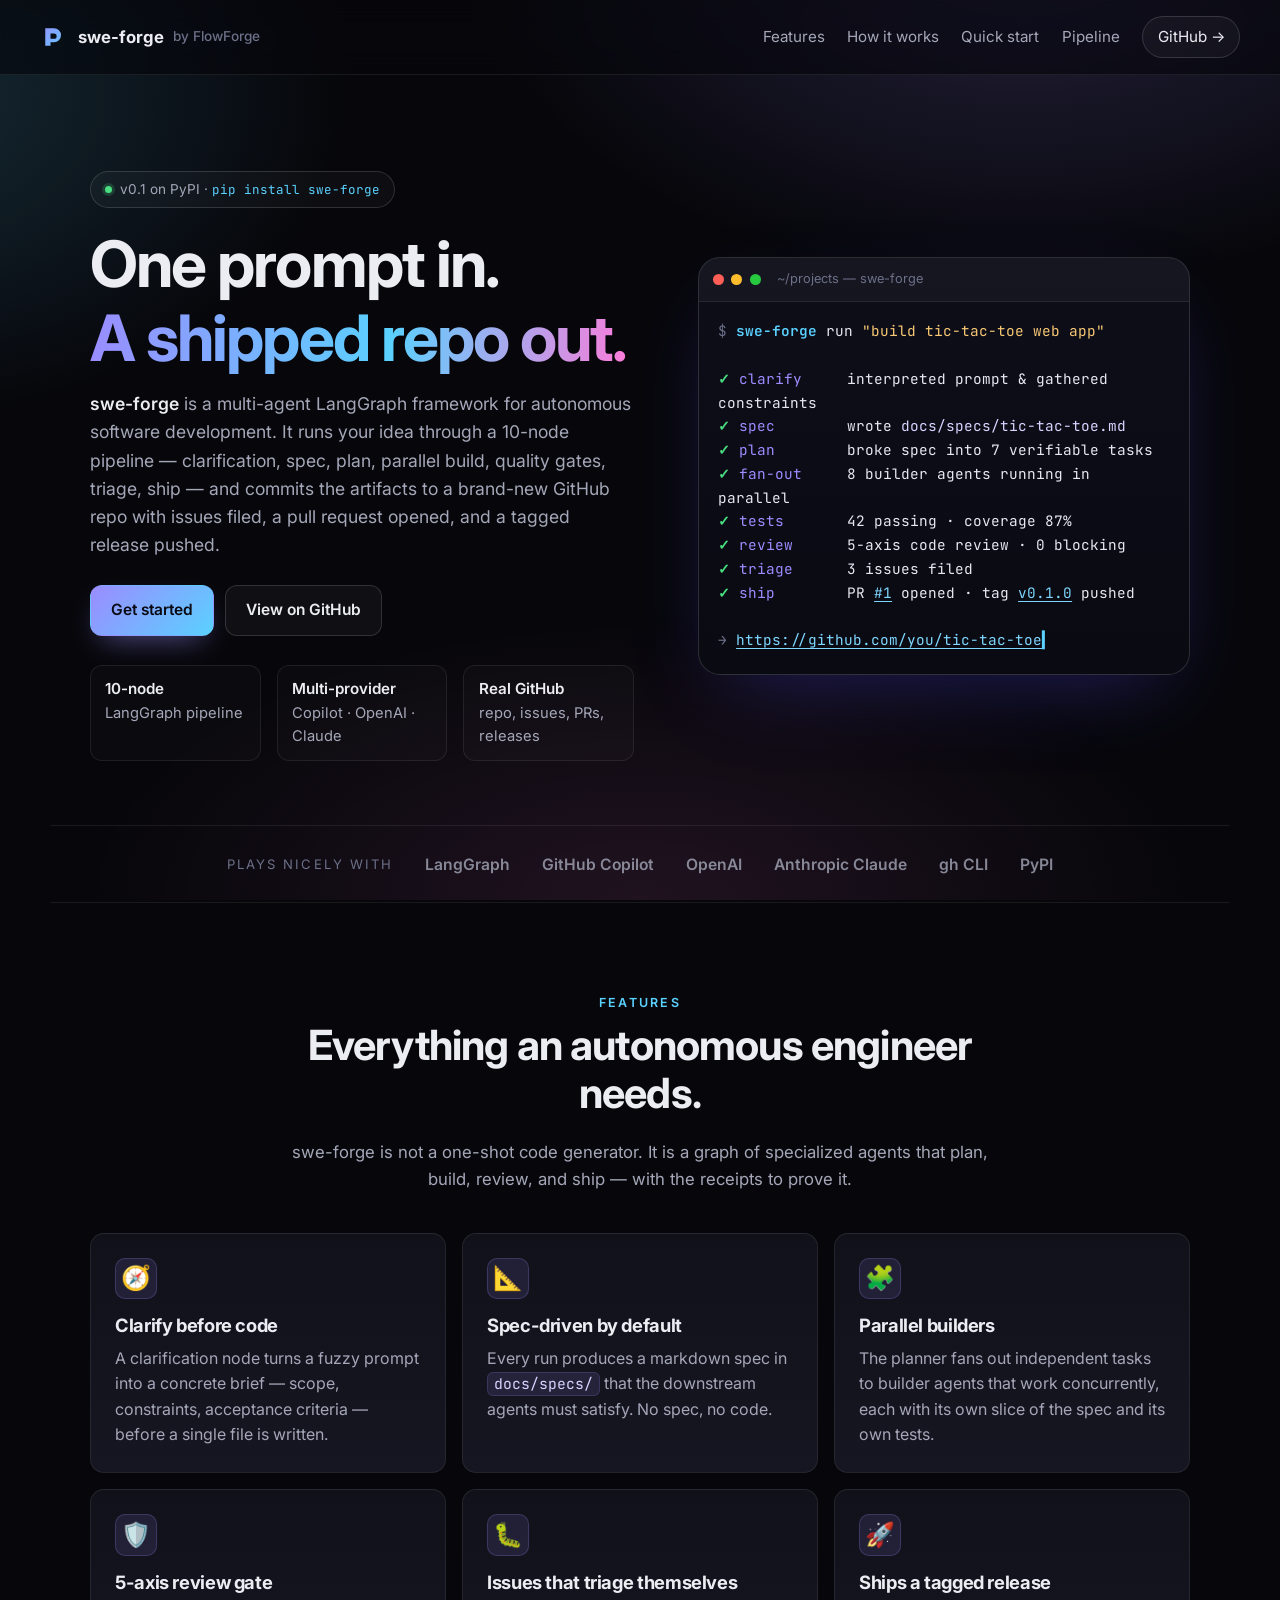
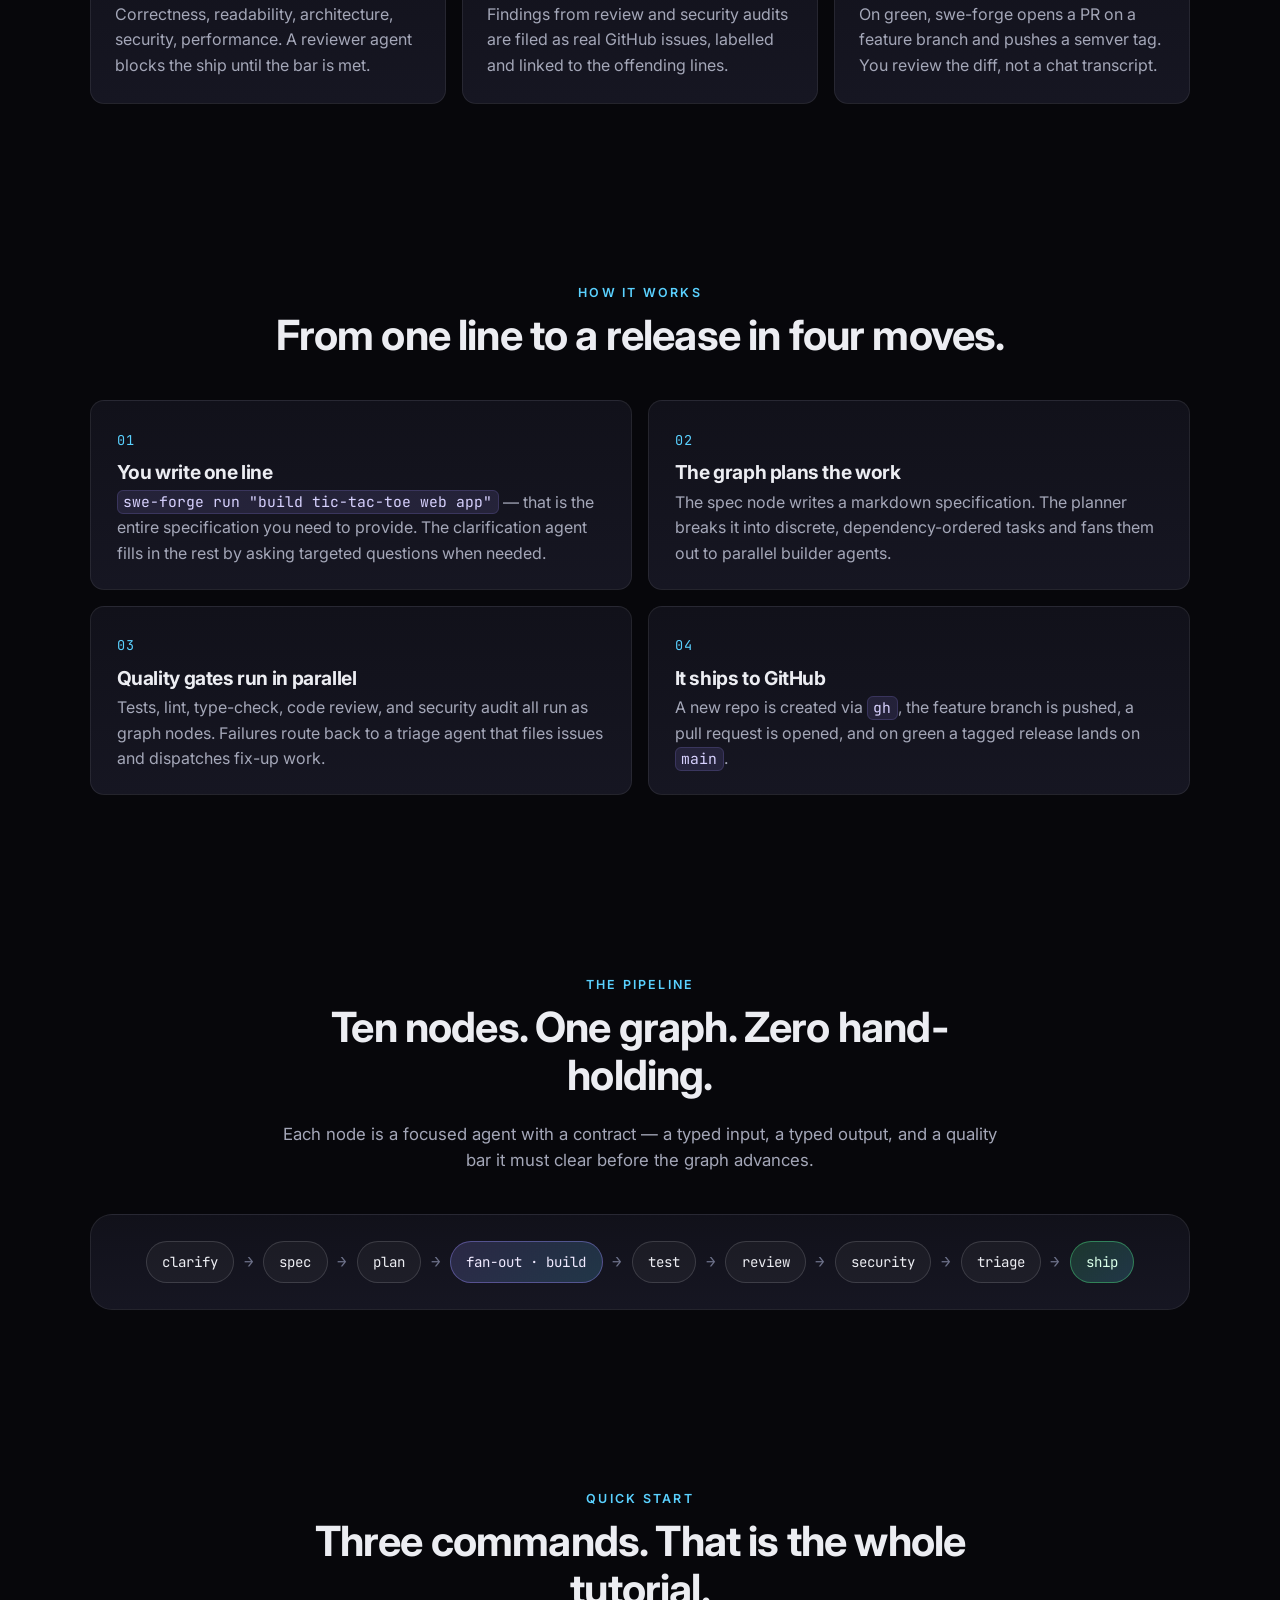
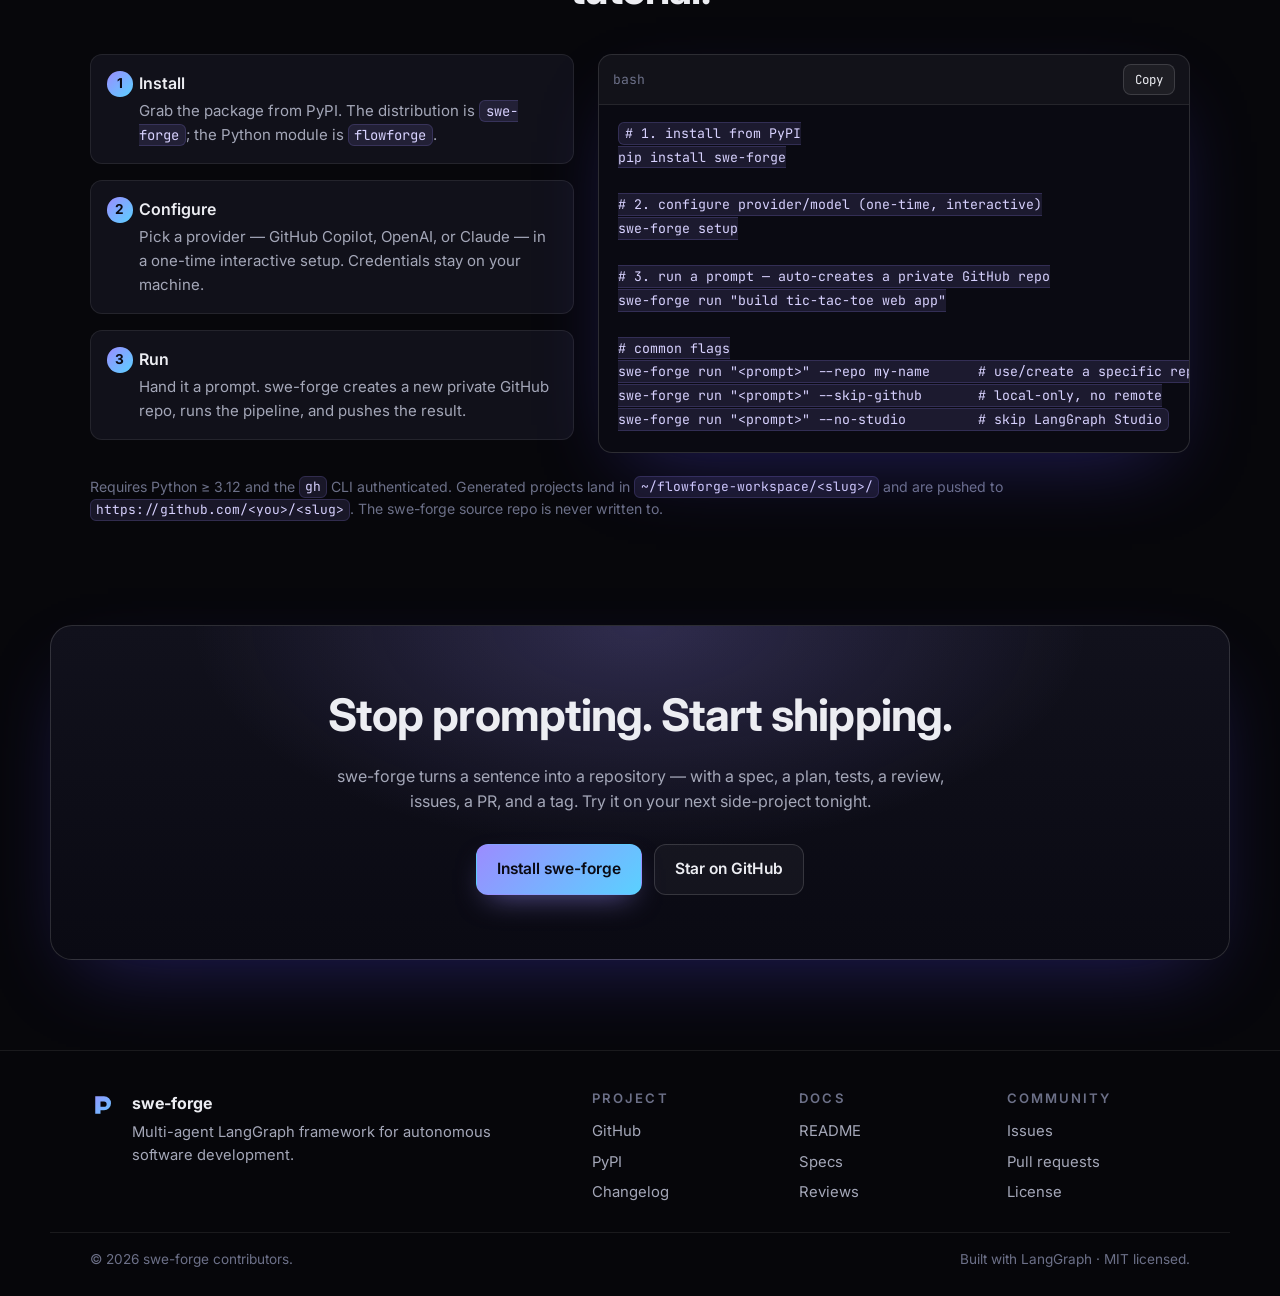
<file: docs/site/index.html>
<!doctype html>
<html lang="en">
  <head>
    <meta charset="utf-8" />
    <meta name="viewport" content="width=device-width, initial-scale=1" />
    <title>swe-forge — Autonomous multi-agent software development</title>
    <meta
      name="description"
      content="swe-forge takes a one-line prompt and runs it through a 10-node LangGraph pipeline — clarify, spec, plan, build, review, ship — to a real GitHub repo with PRs, issues, and tagged releases."
    />
    <meta property="og:title" content="swe-forge — Autonomous multi-agent software development" />
    <meta
      property="og:description"
      content="One prompt in. A shipped repo out. swe-forge runs a 10-node LangGraph pipeline that clarifies, specs, plans, builds, reviews, and releases your project on GitHub."
    />
    <meta property="og:type" content="website" />
    <link rel="preconnect" href="https://fonts.googleapis.com" />
    <link rel="preconnect" href="https://fonts.gstatic.com" crossorigin />
    <link
      href="https://fonts.googleapis.com/css2?family=Inter:wght@400;500;600;700;800&family=JetBrains+Mono:wght@400;500;600&display=swap"
      rel="stylesheet"
    />
    <link rel="stylesheet" href="styles.css" />
  </head>
  <body>
    <div class="bg-glow" aria-hidden="true"></div>

    <header class="nav">
      <a class="nav__brand" href="#top" aria-label="swe-forge home">
        <span class="nav__logo" aria-hidden="true">
          <svg viewBox="0 0 32 32" fill="none" xmlns="http://www.w3.org/2000/svg">
            <defs>
              <linearGradient id="lg" x1="0" y1="0" x2="32" y2="32" gradientUnits="userSpaceOnUse">
                <stop stop-color="#9b8cff" />
                <stop offset="1" stop-color="#5ad1ff" />
              </linearGradient>
            </defs>
            <path
              d="M6 6h10a8 8 0 0 1 0 16h-4v4H6V6Zm6 6v6h4a2.999 2.999 0 1 0 0-6h-4Z"
              fill="url(#lg)"
            />
          </svg>
        </span>
        <span class="nav__name">swe-forge</span>
        <span class="nav__tag">by FlowForge</span>
      </a>
      <nav class="nav__links" aria-label="Primary">
        <a href="#features">Features</a>
        <a href="#how">How it works</a>
        <a href="#quickstart">Quick start</a>
        <a href="#pipeline">Pipeline</a>
        <a
          class="nav__cta"
          href="https://github.com/shashankswe2020-ux/flowforge"
          target="_blank"
          rel="noreferrer noopener"
          >GitHub →</a
        >
      </nav>
    </header>

    <main id="top">
      <section class="hero">
        <div class="hero__inner">
          <a
            class="badge"
            href="https://pypi.org/project/swe-forge/"
            target="_blank"
            rel="noreferrer noopener"
          >
            <span class="badge__dot"></span>
            <span>v0.1 on PyPI · <code>pip install swe-forge</code></span>
          </a>
          <h1 class="hero__title">
            One prompt in.
            <span class="hero__title--grad">A shipped repo out.</span>
          </h1>
          <p class="hero__sub">
            <strong>swe-forge</strong> is a multi-agent LangGraph framework for autonomous software
            development. It runs your idea through a 10-node pipeline — clarification, spec, plan,
            parallel build, quality gates, triage, ship — and commits the artifacts to a brand-new
            GitHub repo with issues filed, a pull request opened, and a tagged release pushed.
          </p>
          <div class="hero__cta">
            <a class="btn btn--primary" href="#quickstart">Get started</a>
            <a
              class="btn btn--ghost"
              href="https://github.com/shashankswe2020-ux/flowforge"
              target="_blank"
              rel="noreferrer noopener"
              >View on GitHub</a
            >
          </div>
          <ul class="hero__meta">
            <li><span>10-node</span>LangGraph pipeline</li>
            <li><span>Multi-provider</span>Copilot · OpenAI · Claude</li>
            <li><span>Real GitHub</span>repo, issues, PRs, releases</li>
          </ul>
        </div>

        <div class="hero__terminal" aria-hidden="true">
          <div class="term">
            <div class="term__bar">
              <span class="term__dot term__dot--r"></span>
              <span class="term__dot term__dot--y"></span>
              <span class="term__dot term__dot--g"></span>
              <span class="term__title">~/projects — swe-forge</span>
            </div>
            <pre class="term__body"><span class="t-dim">$</span> <span class="t-cmd">swe-forge</span> run <span class="t-str">"build tic-tac-toe web app"</span>

<span class="t-ok">✓</span> <span class="t-key">clarify</span>     interpreted prompt &amp; gathered constraints
<span class="t-ok">✓</span> <span class="t-key">spec</span>        wrote <span class="t-path">docs/specs/tic-tac-toe.md</span>
<span class="t-ok">✓</span> <span class="t-key">plan</span>        broke spec into 7 verifiable tasks
<span class="t-ok">✓</span> <span class="t-key">fan-out</span>     8 builder agents running in parallel
<span class="t-ok">✓</span> <span class="t-key">tests</span>       42 passing · coverage 87%
<span class="t-ok">✓</span> <span class="t-key">review</span>      5-axis code review · 0 blocking
<span class="t-ok">✓</span> <span class="t-key">triage</span>      3 issues filed
<span class="t-ok">✓</span> <span class="t-key">ship</span>        PR <span class="t-link">#1</span> opened · tag <span class="t-link">v0.1.0</span> pushed

<span class="t-dim">→</span> <span class="t-link">https://github.com/you/tic-tac-toe</span><span class="t-caret">▍</span></pre>
          </div>
        </div>
      </section>

      <section class="logos" aria-label="Powered by">
        <span class="logos__label">Plays nicely with</span>
        <ul>
          <li>LangGraph</li>
          <li>GitHub Copilot</li>
          <li>OpenAI</li>
          <li>Anthropic Claude</li>
          <li>gh CLI</li>
          <li>PyPI</li>
        </ul>
      </section>

      <section id="features" class="section">
        <header class="section__head">
          <p class="eyebrow">Features</p>
          <h2>Everything an autonomous engineer needs.</h2>
          <p class="section__lede">
            swe-forge is not a one-shot code generator. It is a graph of specialized agents that
            plan, build, review, and ship — with the receipts to prove it.
          </p>
        </header>

        <div class="grid grid--3">
          <article class="card">
            <div class="card__icon">🧭</div>
            <h3>Clarify before code</h3>
            <p>
              A clarification node turns a fuzzy prompt into a concrete brief — scope, constraints,
              acceptance criteria — before a single file is written.
            </p>
          </article>
          <article class="card">
            <div class="card__icon">📐</div>
            <h3>Spec-driven by default</h3>
            <p>
              Every run produces a markdown spec in <code>docs/specs/</code> that the downstream
              agents must satisfy. No spec, no code.
            </p>
          </article>
          <article class="card">
            <div class="card__icon">🧩</div>
            <h3>Parallel builders</h3>
            <p>
              The planner fans out independent tasks to builder agents that work concurrently, each
              with its own slice of the spec and its own tests.
            </p>
          </article>
          <article class="card">
            <div class="card__icon">🛡️</div>
            <h3>5-axis review gate</h3>
            <p>
              Correctness, readability, architecture, security, performance. A reviewer agent
              blocks the ship until the bar is met.
            </p>
          </article>
          <article class="card">
            <div class="card__icon">🐛</div>
            <h3>Issues that triage themselves</h3>
            <p>
              Findings from review and security audits are filed as real GitHub issues, labelled
              and linked to the offending lines.
            </p>
          </article>
          <article class="card">
            <div class="card__icon">🚀</div>
            <h3>Ships a tagged release</h3>
            <p>
              On green, swe-forge opens a PR on a feature branch and pushes a semver tag. You
              review the diff, not a chat transcript.
            </p>
          </article>
        </div>
      </section>

      <section id="how" class="section">
        <header class="section__head">
          <p class="eyebrow">How it works</p>
          <h2>From one line to a release in four moves.</h2>
        </header>

        <ol class="steps">
          <li class="step">
            <div class="step__num">01</div>
            <h3>You write one line</h3>
            <p>
              <code>swe-forge run "build tic-tac-toe web app"</code> — that is the entire
              specification you need to provide. The clarification agent fills in the rest by
              asking targeted questions when needed.
            </p>
          </li>
          <li class="step">
            <div class="step__num">02</div>
            <h3>The graph plans the work</h3>
            <p>
              The spec node writes a markdown specification. The planner breaks it into discrete,
              dependency-ordered tasks and fans them out to parallel builder agents.
            </p>
          </li>
          <li class="step">
            <div class="step__num">03</div>
            <h3>Quality gates run in parallel</h3>
            <p>
              Tests, lint, type-check, code review, and security audit all run as graph nodes.
              Failures route back to a triage agent that files issues and dispatches fix-up work.
            </p>
          </li>
          <li class="step">
            <div class="step__num">04</div>
            <h3>It ships to GitHub</h3>
            <p>
              A new repo is created via <code>gh</code>, the feature branch is pushed, a pull
              request is opened, and on green a tagged release lands on <code>main</code>.
            </p>
          </li>
        </ol>
      </section>

      <section id="pipeline" class="section">
        <header class="section__head">
          <p class="eyebrow">The pipeline</p>
          <h2>Ten nodes. One graph. Zero hand-holding.</h2>
          <p class="section__lede">
            Each node is a focused agent with a contract — a typed input, a typed output, and a
            quality bar it must clear before the graph advances.
          </p>
        </header>

        <div class="pipeline">
          <div class="node">clarify</div>
          <div class="arrow">→</div>
          <div class="node">spec</div>
          <div class="arrow">→</div>
          <div class="node">plan</div>
          <div class="arrow">→</div>
          <div class="node node--fan">fan-out · build</div>
          <div class="arrow">→</div>
          <div class="node">test</div>
          <div class="arrow">→</div>
          <div class="node">review</div>
          <div class="arrow">→</div>
          <div class="node">security</div>
          <div class="arrow">→</div>
          <div class="node">triage</div>
          <div class="arrow">→</div>
          <div class="node node--ship">ship</div>
        </div>
      </section>

      <section id="quickstart" class="section">
        <header class="section__head">
          <p class="eyebrow">Quick start</p>
          <h2>Three commands. That is the whole tutorial.</h2>
        </header>

        <div class="quickstart">
          <div class="quickstart__copy">
            <ol class="qs-list">
              <li>
                <strong>Install</strong>
                <p>
                  Grab the package from PyPI. The distribution is <code>swe-forge</code>; the
                  Python module is <code>flowforge</code>.
                </p>
              </li>
              <li>
                <strong>Configure</strong>
                <p>
                  Pick a provider — GitHub Copilot, OpenAI, or Claude — in a one-time interactive
                  setup. Credentials stay on your machine.
                </p>
              </li>
              <li>
                <strong>Run</strong>
                <p>
                  Hand it a prompt. swe-forge creates a new private GitHub repo, runs the pipeline,
                  and pushes the result.
                </p>
              </li>
            </ol>
          </div>

          <div class="code">
            <div class="code__bar">
              <span>bash</span>
              <button class="code__copy" type="button" data-copy>Copy</button>
            </div>
            <pre><code id="snippet"># 1. install from PyPI
pip install swe-forge

# 2. configure provider/model (one-time, interactive)
swe-forge setup

# 3. run a prompt — auto-creates a private GitHub repo
swe-forge run "build tic-tac-toe web app"

# common flags
swe-forge run "&lt;prompt&gt;" --repo my-name      # use/create a specific repo
swe-forge run "&lt;prompt&gt;" --skip-github       # local-only, no remote
swe-forge run "&lt;prompt&gt;" --no-studio         # skip LangGraph Studio</code></pre>
          </div>
        </div>

        <p class="fineprint">
          Requires Python ≥ 3.12 and the <code>gh</code> CLI authenticated. Generated projects land
          in <code>~/flowforge-workspace/&lt;slug&gt;/</code> and are pushed to
          <code>https://github.com/&lt;you&gt;/&lt;slug&gt;</code>. The swe-forge source repo is
          never written to.
        </p>
      </section>

      <section class="cta">
        <div class="cta__inner">
          <h2>Stop prompting. Start shipping.</h2>
          <p>
            swe-forge turns a sentence into a repository — with a spec, a plan, tests, a review,
            issues, a PR, and a tag. Try it on your next side-project tonight.
          </p>
          <div class="cta__actions">
            <a class="btn btn--primary" href="#quickstart">Install swe-forge</a>
            <a
              class="btn btn--ghost"
              href="https://github.com/shashankswe2020-ux/flowforge"
              target="_blank"
              rel="noreferrer noopener"
              >Star on GitHub</a
            >
          </div>
        </div>
      </section>
    </main>

    <footer class="footer">
      <div class="footer__inner">
        <div class="footer__brand">
          <span class="nav__logo" aria-hidden="true">
            <svg viewBox="0 0 32 32" fill="none" xmlns="http://www.w3.org/2000/svg">
              <defs>
                <linearGradient
                  id="lg-footer"
                  x1="0"
                  y1="0"
                  x2="32"
                  y2="32"
                  gradientUnits="userSpaceOnUse"
                >
                  <stop stop-color="#9b8cff" />
                  <stop offset="1" stop-color="#5ad1ff" />
                </linearGradient>
              </defs>
              <path
                d="M6 6h10a8 8 0 0 1 0 16h-4v4H6V6Zm6 6v6h4a2.999 2.999 0 1 0 0-6h-4Z"
                fill="url(#lg-footer)"
              />
            </svg>
          </span>
          <div>
            <strong>swe-forge</strong>
            <p>Multi-agent LangGraph framework for autonomous software development.</p>
          </div>
        </div>
        <div class="footer__cols">
          <div>
            <h4>Project</h4>
            <a href="https://github.com/shashankswe2020-ux/flowforge" target="_blank" rel="noreferrer noopener">GitHub</a>
            <a href="https://pypi.org/project/swe-forge/" target="_blank" rel="noreferrer noopener">PyPI</a>
            <a href="https://github.com/shashankswe2020-ux/flowforge/blob/main/CHANGELOG.md" target="_blank" rel="noreferrer noopener">Changelog</a>
          </div>
          <div>
            <h4>Docs</h4>
            <a href="https://github.com/shashankswe2020-ux/flowforge#readme" target="_blank" rel="noreferrer noopener">README</a>
            <a href="https://github.com/shashankswe2020-ux/flowforge/tree/main/docs/specs" target="_blank" rel="noreferrer noopener">Specs</a>
            <a href="https://github.com/shashankswe2020-ux/flowforge/tree/main/docs/reviews" target="_blank" rel="noreferrer noopener">Reviews</a>
          </div>
          <div>
            <h4>Community</h4>
            <a href="https://github.com/shashankswe2020-ux/flowforge/issues" target="_blank" rel="noreferrer noopener">Issues</a>
            <a href="https://github.com/shashankswe2020-ux/flowforge/pulls" target="_blank" rel="noreferrer noopener">Pull requests</a>
            <a href="https://github.com/shashankswe2020-ux/flowforge/blob/main/LICENSE" target="_blank" rel="noreferrer noopener">License</a>
          </div>
        </div>
      </div>
      <div class="footer__base">
        <span>© <span id="year"></span> swe-forge contributors.</span>
        <span>Built with LangGraph · MIT licensed.</span>
      </div>
    </footer>

    <script src="script.js" defer></script>
  </body>
</html>
</file>
<file: docs/site/styles.css>
:root {
  --bg: #07070b;
  --bg-elev: #0d0d14;
  --surface: #11111a;
  --surface-2: #161622;
  --border: rgba(255, 255, 255, 0.08);
  --border-strong: rgba(255, 255, 255, 0.14);
  --text: #ecedf2;
  --text-dim: #a4a7b8;
  --text-mute: #6c7088;
  --accent: #9b8cff;
  --accent-2: #5ad1ff;
  --accent-3: #ff7ad9;
  --ok: #4ade80;
  --warn: #fbbf24;
  --err: #f87171;
  --radius: 14px;
  --radius-lg: 22px;
  --maxw: 1180px;
  --shadow: 0 30px 80px -30px rgba(91, 78, 255, 0.35);
}

* {
  box-sizing: border-box;
}

html,
body {
  margin: 0;
  padding: 0;
}

html {
  scroll-behavior: smooth;
}

body {
  background: var(--bg);
  color: var(--text);
  font-family: 'Inter', system-ui, -apple-system, Segoe UI, Roboto, sans-serif;
  font-size: 16px;
  line-height: 1.6;
  -webkit-font-smoothing: antialiased;
  text-rendering: optimizeLegibility;
  overflow-x: hidden;
}

a {
  color: inherit;
  text-decoration: none;
}

code,
pre {
  font-family: 'JetBrains Mono', ui-monospace, SFMono-Regular, Menlo, monospace;
  font-size: 0.92em;
}

code {
  background: rgba(155, 140, 255, 0.12);
  color: #d8d2ff;
  padding: 0.1em 0.4em;
  border-radius: 6px;
  border: 1px solid rgba(155, 140, 255, 0.18);
}

h1,
h2,
h3,
h4 {
  font-weight: 700;
  letter-spacing: -0.02em;
  line-height: 1.15;
  margin: 0 0 0.5em;
}

h2 {
  font-size: clamp(1.8rem, 3.4vw, 2.6rem);
}

h3 {
  font-size: 1.15rem;
}

p {
  color: var(--text-dim);
  margin: 0 0 1em;
}

/* ---------- Backdrop glow ---------- */
.bg-glow {
  position: fixed;
  inset: 0;
  z-index: -1;
  pointer-events: none;
  background:
    radial-gradient(60rem 40rem at 80% -10%, rgba(155, 140, 255, 0.22), transparent 60%),
    radial-gradient(50rem 35rem at -10% 10%, rgba(90, 209, 255, 0.18), transparent 60%),
    radial-gradient(60rem 30rem at 50% 100%, rgba(255, 122, 217, 0.10), transparent 60%);
}

/* ---------- Nav ---------- */
.nav {
  position: sticky;
  top: 0;
  z-index: 50;
  display: flex;
  align-items: center;
  justify-content: space-between;
  gap: 1.5rem;
  padding: 1rem clamp(1rem, 4vw, 2.5rem);
  background: rgba(7, 7, 11, 0.65);
  backdrop-filter: saturate(140%) blur(14px);
  -webkit-backdrop-filter: saturate(140%) blur(14px);
  border-bottom: 1px solid var(--border);
}

.nav__brand {
  display: inline-flex;
  align-items: center;
  gap: 0.6rem;
  font-weight: 700;
}

.nav__logo {
  display: inline-flex;
  width: 28px;
  height: 28px;
}

.nav__name {
  font-size: 1.05rem;
}

.nav__tag {
  color: var(--text-mute);
  font-weight: 500;
  font-size: 0.85rem;
}

.nav__links {
  display: flex;
  align-items: center;
  gap: 1.4rem;
  font-size: 0.95rem;
  color: var(--text-dim);
}

.nav__links a:hover {
  color: var(--text);
}

.nav__cta {
  padding: 0.5rem 0.9rem;
  border-radius: 999px;
  border: 1px solid var(--border-strong);
  background: rgba(255, 255, 255, 0.04);
  color: var(--text) !important;
  transition: background 0.15s ease, transform 0.15s ease;
}

.nav__cta:hover {
  background: rgba(255, 255, 255, 0.09);
  transform: translateY(-1px);
}

@media (max-width: 760px) {
  .nav__tag,
  .nav__links a:not(.nav__cta) {
    display: none;
  }
}

/* ---------- Hero ---------- */
.hero {
  max-width: var(--maxw);
  margin: 0 auto;
  padding: clamp(3rem, 8vw, 6rem) clamp(1rem, 4vw, 2.5rem) 3rem;
  display: grid;
  grid-template-columns: 1.05fr 0.95fr;
  gap: clamp(2rem, 5vw, 4rem);
  align-items: center;
}

@media (max-width: 960px) {
  .hero {
    grid-template-columns: 1fr;
  }
}

.badge {
  display: inline-flex;
  align-items: center;
  gap: 0.55rem;
  padding: 0.4rem 0.85rem;
  border: 1px solid var(--border-strong);
  background: rgba(255, 255, 255, 0.03);
  border-radius: 999px;
  color: var(--text-dim);
  font-size: 0.85rem;
  margin-bottom: 1.2rem;
  transition: background 0.15s ease;
}

.badge:hover {
  background: rgba(255, 255, 255, 0.06);
  color: var(--text);
}

.badge code {
  background: transparent;
  border: 0;
  color: var(--accent-2);
  padding: 0;
}

.badge__dot {
  width: 7px;
  height: 7px;
  border-radius: 50%;
  background: var(--ok);
  box-shadow: 0 0 0 3px rgba(74, 222, 128, 0.18);
}

.hero__title {
  font-size: clamp(2.4rem, 6vw, 4rem);
  margin: 0 0 1rem;
  letter-spacing: -0.03em;
}

.hero__title--grad {
  display: block;
  background: linear-gradient(95deg, var(--accent) 0%, var(--accent-2) 55%, var(--accent-3) 100%);
  -webkit-background-clip: text;
  background-clip: text;
  color: transparent;
}

.hero__sub {
  font-size: 1.1rem;
  color: var(--text-dim);
  max-width: 38rem;
}

.hero__sub strong {
  color: var(--text);
  font-weight: 600;
}

.hero__cta {
  display: flex;
  flex-wrap: wrap;
  gap: 0.7rem;
  margin: 1.6rem 0 1.8rem;
}

.btn {
  display: inline-flex;
  align-items: center;
  justify-content: center;
  padding: 0.78rem 1.25rem;
  border-radius: 12px;
  font-weight: 600;
  font-size: 0.97rem;
  border: 1px solid transparent;
  transition: transform 0.15s ease, background 0.15s ease, box-shadow 0.15s ease;
  cursor: pointer;
}

.btn--primary {
  background: linear-gradient(135deg, var(--accent) 0%, var(--accent-2) 100%);
  color: #0a0a14;
  box-shadow: 0 12px 30px -12px rgba(155, 140, 255, 0.6);
}

.btn--primary:hover {
  transform: translateY(-1px);
  box-shadow: 0 18px 40px -14px rgba(155, 140, 255, 0.75);
}

.btn--ghost {
  background: rgba(255, 255, 255, 0.04);
  border-color: var(--border-strong);
  color: var(--text);
}

.btn--ghost:hover {
  background: rgba(255, 255, 255, 0.09);
  transform: translateY(-1px);
}

.hero__meta {
  list-style: none;
  padding: 0;
  margin: 0;
  display: grid;
  grid-template-columns: repeat(3, minmax(0, 1fr));
  gap: 0.6rem 1rem;
  color: var(--text-dim);
  font-size: 0.92rem;
}

.hero__meta li {
  display: flex;
  flex-direction: column;
  padding: 0.7rem 0.9rem;
  border: 1px solid var(--border);
  border-radius: 12px;
  background: rgba(255, 255, 255, 0.02);
}

.hero__meta span {
  color: var(--text);
  font-weight: 600;
  font-size: 0.95rem;
}

@media (max-width: 520px) {
  .hero__meta {
    grid-template-columns: 1fr;
  }
}

/* ---------- Terminal mock ---------- */
.hero__terminal {
  position: relative;
}

.term {
  border-radius: var(--radius-lg);
  overflow: hidden;
  background: linear-gradient(180deg, #0e0e1a 0%, #0a0a12 100%);
  border: 1px solid var(--border-strong);
  box-shadow: var(--shadow);
}

.term__bar {
  display: flex;
  align-items: center;
  gap: 0.45rem;
  padding: 0.7rem 0.9rem;
  background: rgba(255, 255, 255, 0.03);
  border-bottom: 1px solid var(--border);
}

.term__dot {
  width: 11px;
  height: 11px;
  border-radius: 50%;
  background: #444;
}

.term__dot--r {
  background: #ff5f56;
}

.term__dot--y {
  background: #ffbd2e;
}

.term__dot--g {
  background: #27c93f;
}

.term__title {
  margin-left: 0.6rem;
  color: var(--text-mute);
  font-size: 0.8rem;
}

.term__body {
  margin: 0;
  padding: 1.1rem 1.2rem 1.4rem;
  font-size: 0.9rem;
  line-height: 1.65;
  color: #e6e7ef;
  white-space: pre-wrap;
  word-break: break-word;
}

.t-dim { color: var(--text-mute); }
.t-cmd { color: var(--accent-2); font-weight: 600; }
.t-str { color: #f7c873; }
.t-ok { color: var(--ok); font-weight: 700; }
.t-key { color: var(--accent); }
.t-path { color: #d8d2ff; }
.t-link { color: #7ed7ff; text-decoration: underline; text-underline-offset: 3px; }
.t-caret {
  display: inline-block;
  width: 0.5ch;
  animation: blink 1.05s steps(1) infinite;
  color: var(--accent-2);
}

@keyframes blink {
  50% { opacity: 0; }
}

/* ---------- Logos row ---------- */
.logos {
  max-width: var(--maxw);
  margin: 1rem auto 0;
  padding: 1.6rem clamp(1rem, 4vw, 2.5rem);
  display: flex;
  flex-wrap: wrap;
  align-items: center;
  justify-content: center;
  gap: 1.2rem 2rem;
  border-top: 1px solid var(--border);
  border-bottom: 1px solid var(--border);
}

.logos__label {
  color: var(--text-mute);
  font-size: 0.82rem;
  text-transform: uppercase;
  letter-spacing: 0.16em;
}

.logos ul {
  list-style: none;
  margin: 0;
  padding: 0;
  display: flex;
  flex-wrap: wrap;
  gap: 1.3rem 2rem;
  color: var(--text-dim);
  font-weight: 600;
  font-size: 0.98rem;
}

.logos li {
  opacity: 0.8;
  transition: opacity 0.15s ease, color 0.15s ease;
}

.logos li:hover {
  opacity: 1;
  color: var(--text);
}

/* ---------- Sections ---------- */
.section {
  max-width: var(--maxw);
  margin: 0 auto;
  padding: clamp(3.5rem, 7vw, 6rem) clamp(1rem, 4vw, 2.5rem);
}

.section__head {
  text-align: center;
  max-width: 46rem;
  margin: 0 auto 2.5rem;
}

.eyebrow {
  text-transform: uppercase;
  letter-spacing: 0.18em;
  font-size: 0.78rem;
  color: var(--accent-2);
  margin: 0 0 0.6rem;
  font-weight: 600;
}

.section__lede {
  font-size: 1.05rem;
  color: var(--text-dim);
}

/* ---------- Cards grid ---------- */
.grid {
  display: grid;
  gap: 1rem;
}

.grid--3 {
  grid-template-columns: repeat(3, minmax(0, 1fr));
}

@media (max-width: 900px) {
  .grid--3 {
    grid-template-columns: repeat(2, minmax(0, 1fr));
  }
}

@media (max-width: 600px) {
  .grid--3 {
    grid-template-columns: 1fr;
  }
}

.card {
  position: relative;
  padding: 1.5rem;
  border-radius: var(--radius);
  background: linear-gradient(180deg, var(--surface) 0%, var(--surface-2) 100%);
  border: 1px solid var(--border);
  transition: transform 0.18s ease, border-color 0.18s ease, box-shadow 0.18s ease;
}

.card:hover {
  transform: translateY(-2px);
  border-color: rgba(155, 140, 255, 0.35);
  box-shadow: 0 18px 50px -22px rgba(155, 140, 255, 0.35);
}

.card__icon {
  font-size: 1.5rem;
  width: 2.6rem;
  height: 2.6rem;
  display: inline-flex;
  align-items: center;
  justify-content: center;
  border-radius: 10px;
  background: rgba(155, 140, 255, 0.12);
  border: 1px solid rgba(155, 140, 255, 0.22);
  margin-bottom: 1rem;
}

.card p {
  margin: 0;
}

/* ---------- Steps ---------- */
.steps {
  list-style: none;
  margin: 0;
  padding: 0;
  display: grid;
  grid-template-columns: repeat(2, minmax(0, 1fr));
  gap: 1rem;
  counter-reset: step;
}

@media (max-width: 760px) {
  .steps {
    grid-template-columns: 1fr;
  }
}

.step {
  position: relative;
  padding: 1.6rem 1.6rem 1.4rem;
  background: linear-gradient(180deg, var(--surface) 0%, var(--surface-2) 100%);
  border: 1px solid var(--border);
  border-radius: var(--radius);
}

.step__num {
  display: inline-block;
  font-family: 'JetBrains Mono', monospace;
  font-size: 0.85rem;
  color: var(--accent-2);
  letter-spacing: 0.1em;
  margin-bottom: 0.6rem;
}

.step h3 {
  margin-bottom: 0.4rem;
  font-size: 1.2rem;
}

.step p {
  margin: 0;
}

/* ---------- Pipeline ---------- */
.pipeline {
  display: flex;
  flex-wrap: wrap;
  align-items: center;
  justify-content: center;
  gap: 0.6rem;
  padding: 1.6rem;
  background: linear-gradient(180deg, var(--surface) 0%, var(--surface-2) 100%);
  border: 1px solid var(--border);
  border-radius: var(--radius-lg);
}

.node {
  padding: 0.55rem 0.95rem;
  border-radius: 999px;
  background: rgba(255, 255, 255, 0.04);
  border: 1px solid var(--border-strong);
  font-family: 'JetBrains Mono', monospace;
  font-size: 0.88rem;
  color: var(--text);
}

.node--fan {
  background: linear-gradient(135deg, rgba(155, 140, 255, 0.18), rgba(90, 209, 255, 0.18));
  border-color: rgba(155, 140, 255, 0.4);
  color: #efeaff;
}

.node--ship {
  background: linear-gradient(135deg, rgba(74, 222, 128, 0.18), rgba(90, 209, 255, 0.18));
  border-color: rgba(74, 222, 128, 0.45);
  color: #d9ffe9;
}

.arrow {
  color: var(--text-mute);
  font-family: 'JetBrains Mono', monospace;
}

/* ---------- Quickstart ---------- */
.quickstart {
  display: grid;
  grid-template-columns: 0.9fr 1.1fr;
  gap: 1.5rem;
  align-items: start;
}

@media (max-width: 900px) {
  .quickstart {
    grid-template-columns: 1fr;
  }
}

.qs-list {
  list-style: none;
  padding: 0;
  margin: 0;
  counter-reset: qs;
  display: grid;
  gap: 1rem;
}

.qs-list li {
  counter-increment: qs;
  padding: 1rem 1.2rem 1rem 3rem;
  position: relative;
  background: var(--surface);
  border: 1px solid var(--border);
  border-radius: 12px;
}

.qs-list li::before {
  content: counter(qs);
  position: absolute;
  left: 1rem;
  top: 1rem;
  width: 1.6rem;
  height: 1.6rem;
  border-radius: 50%;
  background: linear-gradient(135deg, var(--accent), var(--accent-2));
  color: #0a0a14;
  font-weight: 700;
  font-size: 0.85rem;
  display: inline-flex;
  align-items: center;
  justify-content: center;
}

.qs-list strong {
  display: block;
  color: var(--text);
  font-weight: 600;
  margin-bottom: 0.15rem;
}

.qs-list p {
  margin: 0;
  font-size: 0.94rem;
}

.code {
  border-radius: var(--radius);
  overflow: hidden;
  border: 1px solid var(--border-strong);
  background: #0a0a12;
  box-shadow: var(--shadow);
}

.code__bar {
  display: flex;
  align-items: center;
  justify-content: space-between;
  padding: 0.55rem 0.85rem;
  background: rgba(255, 255, 255, 0.03);
  border-bottom: 1px solid var(--border);
  color: var(--text-mute);
  font-family: 'JetBrains Mono', monospace;
  font-size: 0.82rem;
}

.code__copy {
  background: rgba(255, 255, 255, 0.05);
  color: var(--text);
  border: 1px solid var(--border-strong);
  border-radius: 8px;
  padding: 0.3rem 0.7rem;
  font: inherit;
  font-size: 0.78rem;
  cursor: pointer;
  transition: background 0.15s ease;
}

.code__copy:hover {
  background: rgba(255, 255, 255, 0.1);
}

.code pre {
  margin: 0;
  padding: 1rem 1.2rem 1.3rem;
  overflow-x: auto;
  color: #e6e7ef;
  font-size: 0.9rem;
  line-height: 1.65;
}

.fineprint {
  margin-top: 1.4rem;
  font-size: 0.88rem;
  color: var(--text-mute);
}

/* ---------- CTA ---------- */
.cta {
  padding: 0 clamp(1rem, 4vw, 2.5rem) clamp(3.5rem, 7vw, 6rem);
}

.cta__inner {
  max-width: var(--maxw);
  margin: 0 auto;
  padding: clamp(2.5rem, 6vw, 4rem) clamp(1.5rem, 5vw, 3.5rem);
  border-radius: var(--radius-lg);
  text-align: center;
  background:
    radial-gradient(40rem 20rem at 50% 0%, rgba(155, 140, 255, 0.22), transparent 70%),
    linear-gradient(180deg, #11111c 0%, #0a0a13 100%);
  border: 1px solid var(--border-strong);
  box-shadow: var(--shadow);
}

.cta__inner h2 {
  font-size: clamp(1.9rem, 4vw, 2.8rem);
}

.cta__inner p {
  max-width: 38rem;
  margin: 0 auto 1.8rem;
}

.cta__actions {
  display: inline-flex;
  flex-wrap: wrap;
  gap: 0.7rem;
  justify-content: center;
}

/* ---------- Footer ---------- */
.footer {
  border-top: 1px solid var(--border);
  background: #06060a;
}

.footer__inner {
  max-width: var(--maxw);
  margin: 0 auto;
  padding: 2.5rem clamp(1rem, 4vw, 2.5rem) 1.5rem;
  display: grid;
  grid-template-columns: 1.1fr 1.4fr;
  gap: 2rem;
}

@media (max-width: 760px) {
  .footer__inner {
    grid-template-columns: 1fr;
  }
}

.footer__brand {
  display: flex;
  gap: 0.9rem;
  align-items: flex-start;
}

.footer__brand strong {
  display: block;
  margin-bottom: 0.25rem;
}

.footer__brand p {
  margin: 0;
  font-size: 0.92rem;
  max-width: 26rem;
}

.footer__cols {
  display: grid;
  grid-template-columns: repeat(3, minmax(0, 1fr));
  gap: 1.5rem;
}

@media (max-width: 520px) {
  .footer__cols {
    grid-template-columns: repeat(2, minmax(0, 1fr));
  }
}

.footer__cols h4 {
  font-size: 0.82rem;
  text-transform: uppercase;
  letter-spacing: 0.16em;
  color: var(--text-mute);
  margin: 0 0 0.7rem;
  font-weight: 600;
}

.footer__cols a {
  display: block;
  color: var(--text-dim);
  font-size: 0.93rem;
  padding: 0.2rem 0;
  transition: color 0.15s ease;
}

.footer__cols a:hover {
  color: var(--text);
}

.footer__base {
  max-width: var(--maxw);
  margin: 0 auto;
  padding: 1rem clamp(1rem, 4vw, 2.5rem) 1.6rem;
  border-top: 1px solid var(--border);
  display: flex;
  justify-content: space-between;
  flex-wrap: wrap;
  gap: 0.6rem;
  color: var(--text-mute);
  font-size: 0.85rem;
}

/* ---------- Reduced motion ---------- */
@media (prefers-reduced-motion: reduce) {
  * {
    animation: none !important;
    transition: none !important;
  }
  html {
    scroll-behavior: auto;
  }
}
</file>
